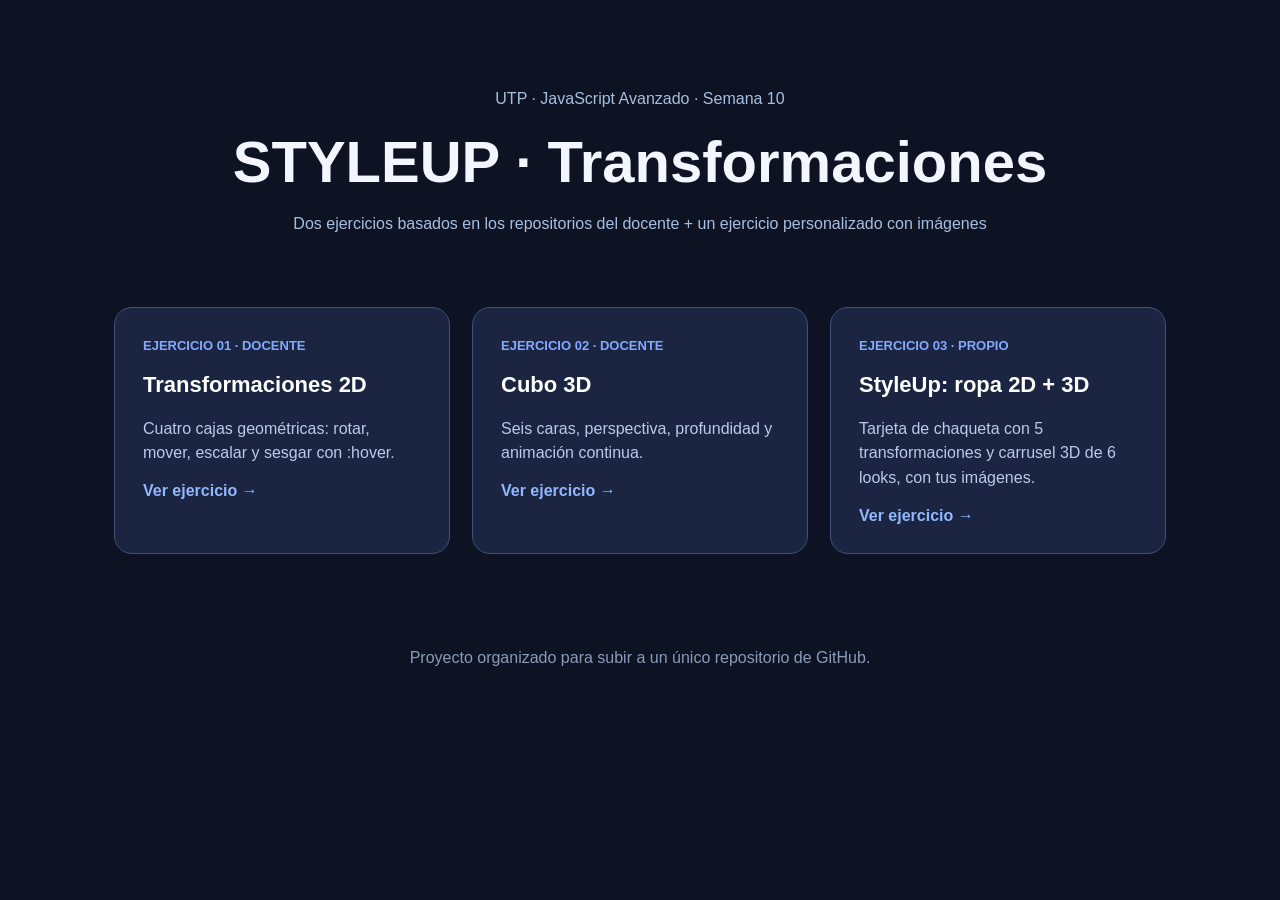
<file: index.html>
<!doctype html>
<html lang="es">
  <head>
    <meta charset="utf-8" />
    <meta name="viewport" content="width=device-width,initial-scale=1" />
    <title>StyleUp | Tarea Semana 10</title>
    <style>
      * {
        box-sizing: border-box;
      }
      body {
        font-family: Arial, sans-serif;
        background: #0e1324;
        color: #f4f6ff;
        margin: 0;
      }
      header {
        text-align: center;
        padding: 70px 20px 30px;
      }
      h1 {
        font-size: clamp(32px, 5vw, 58px);
        margin: 0;
      }
      header p {
        color: #a9bedf;
        line-height: 1.6;
      }
      .cards {
        display: grid;
        grid-template-columns: repeat(auto-fit, minmax(240px, 1fr));
        gap: 22px;
        max-width: 1100px;
        margin: 25px auto 75px;
        padding: 0 24px;
      }
      .card {
        background: #1b2541;
        color: white;
        padding: 28px;
        border: 1px solid #40517b;
        border-radius: 18px;
        text-decoration: none;
        transition:
          transform 0.2s,
          border 0.2s;
      }
      .card:hover {
        transform: translateY(-8px);
        border-color: #85aeff;
      }
      .card .num {
        font-weight: bold;
        color: #83aaff;
        font-size: 13px;
      }
      h2 {
        font-size: 22px;
      }
      .card p {
        line-height: 1.55;
        color: #bbcae7;
      }
      .card strong {
        color: #91b7ff;
      }
      footer {
        text-align: center;
        padding: 20px;
        color: #8c9bb9;
      }
    </style>
  </head>
  <body>
    <header>
      <p>UTP · JavaScript Avanzado · Semana 10</p>
      <h1>STYLEUP · Transformaciones</h1>
      <p>
        Dos ejercicios basados en los repositorios del docente + un ejercicio
        personalizado con imágenes
      </p>
    </header>
    <main class="cards">
      <a class="card" href="01-ejemplo-docente-2d/index2d.html"
        ><span class="num">EJERCICIO 01 · DOCENTE</span>
        <h2>Transformaciones 2D</h2>
        <p>
          Cuatro cajas geométricas: rotar, mover, escalar y sesgar con :hover.
        </p>
        <strong>Ver ejercicio →</strong></a
      ><a class="card" href="02-ejemplo-docente-3d/index3d.html"
        ><span class="num">EJERCICIO 02 · DOCENTE</span>
        <h2>Cubo 3D</h2>
        <p>Seis caras, perspectiva, profundidad y animación continua.</p>
        <strong>Ver ejercicio →</strong></a
      ><a class="card" href="03-proyecto-propio-styleup/index.html"
        ><span class="num">EJERCICIO 03 · PROPIO</span>
        <h2>StyleUp: ropa 2D + 3D</h2>
        <p>
          Tarjeta de chaqueta con 5 transformaciones y carrusel 3D de 6 looks,
          con tus imágenes.
        </p>
        <strong>Ver ejercicio →</strong></a
      >
    </main>
    <footer>
      Proyecto organizado para subir a un único repositorio de GitHub.
    </footer>
  </body>
</html>
</file>
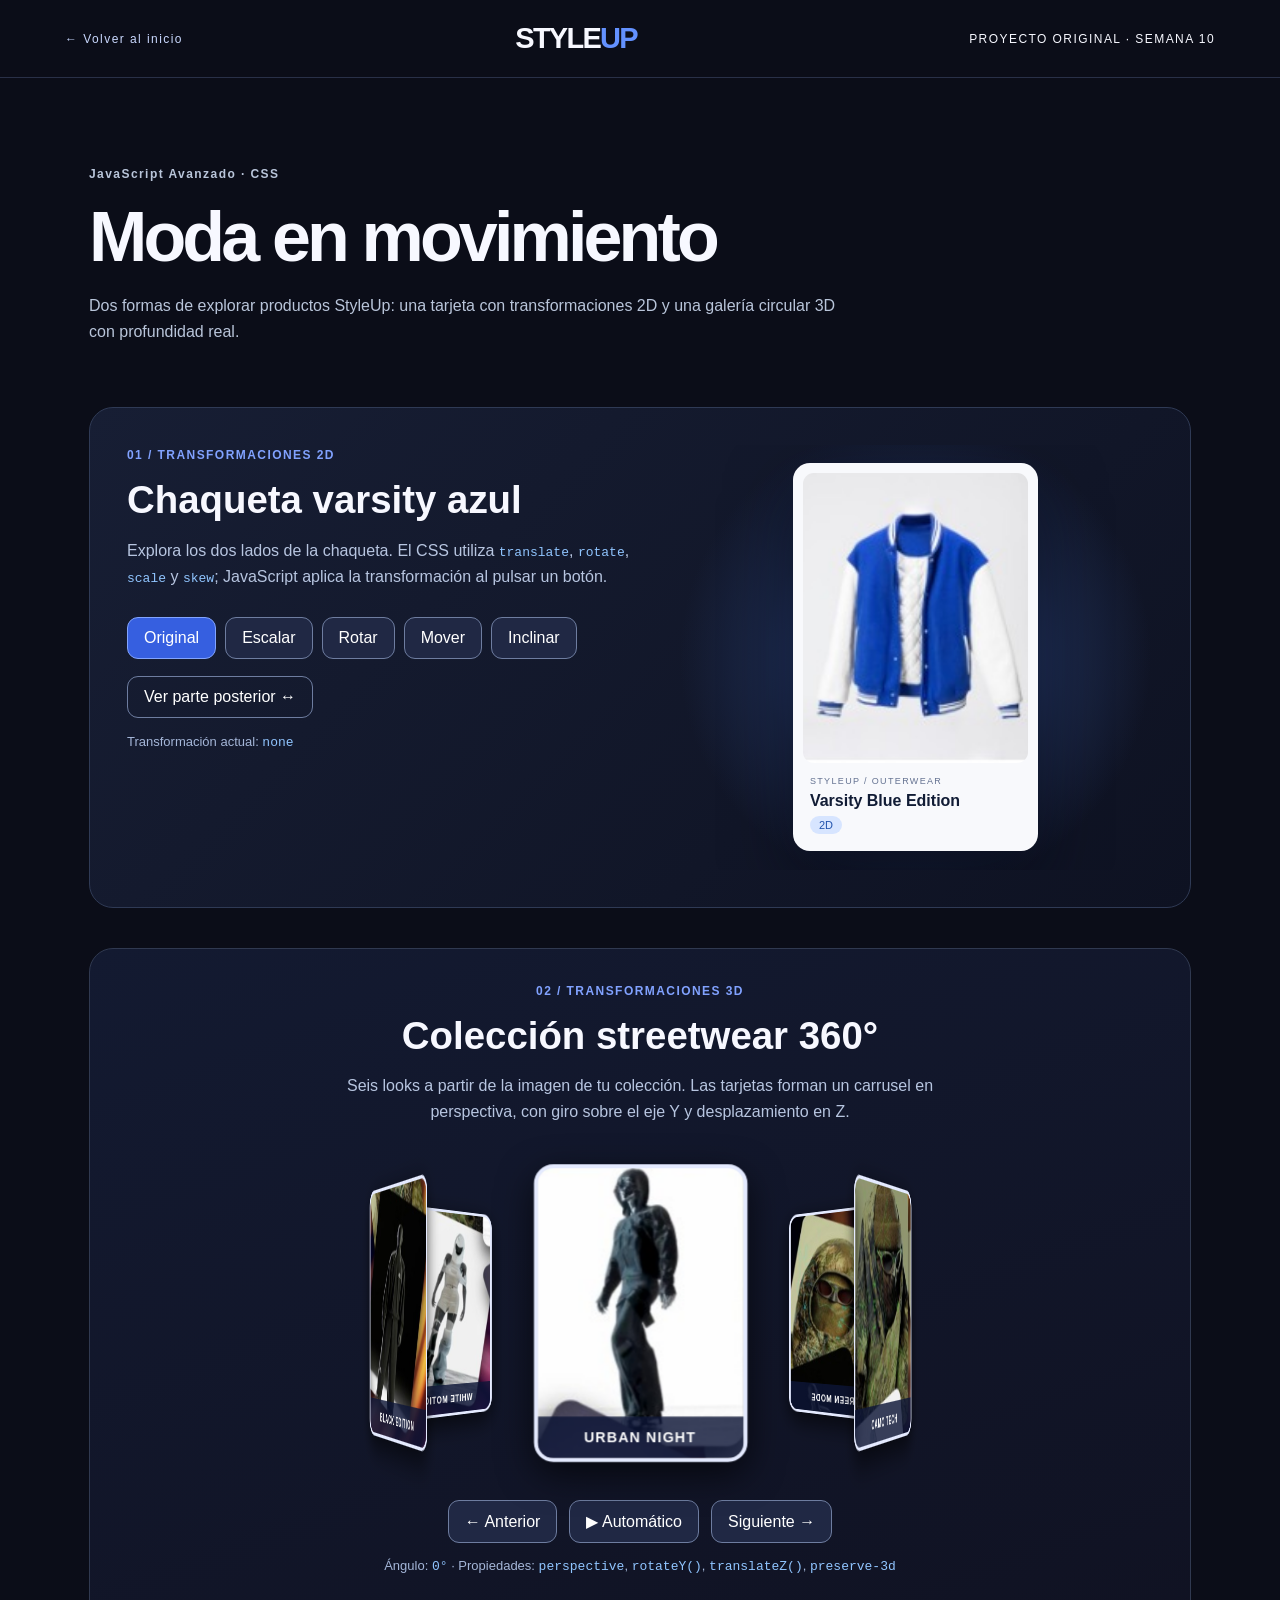
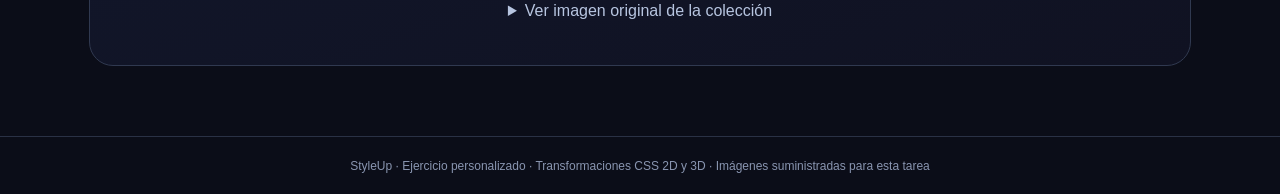
<file: 03-proyecto-propio-styleup/index.html>
<!doctype html>
<html lang="es">
  <head>
    <meta charset="utf-8" />
    <meta name="viewport" content="width=device-width,initial-scale=1" />
    <title>StyleUp | Proyecto propio 2D + 3D</title>
    <link rel="stylesheet" href="styles.css" />
  </head>
  <body>
    <header class="header">
      <a href="../index.html">← Volver al inicio</a>
      <div class="logo">STYLE<span>UP</span></div>
      <span>PROYECTO ORIGINAL · SEMANA 10</span>
    </header>
    <main>
      <section class="intro">
        <p class="eyebrow">JavaScript Avanzado · CSS</p>
        <h1>Moda en movimiento</h1>
        <p>
          Dos formas de explorar productos StyleUp: una tarjeta con
          transformaciones 2D y una galería circular 3D con profundidad real.
        </p>
      </section>
      <section class="panel" aria-labelledby="heading2d">
        <div class="info">
          <span class="tag">01 / TRANSFORMACIONES 2D</span>
          <h2 id="heading2d">Chaqueta varsity azul</h2>
          <p>
            Explora los dos lados de la chaqueta. El CSS utiliza
            <code>translate</code>, <code>rotate</code>, <code>scale</code> y
            <code>skew</code>; JavaScript aplica la transformación al pulsar un
            botón.
          </p>
          <div class="buttons" id="effects">
            <button data-transform="none" class="selected">Original</button
            ><button data-transform="scale(1.12)">Escalar</button
            ><button data-transform="rotate(-8deg)">Rotar</button
            ><button data-transform="translateX(25px)">Mover</button
            ><button data-transform="skew(-8deg)">Inclinar</button>
          </div>
          <button class="secondary" id="flipJacket">
            Ver parte posterior ↔
          </button>
          <p class="readout">
            Transformación actual: <code id="activeTransform">none</code>
          </p>
        </div>
        <div class="product-stage">
          <article class="product" id="product">
            <div class="image-holder">
              <img
                id="jacketImg"
                src="imagenes/chaqueta-frente.jpg"
                alt="Chaqueta azul y blanca, vista frontal"
              />
            </div>
            <div class="product-caption">
              <span>STYLEUP / OUTERWEAR</span
              ><strong>Varsity Blue Edition</strong><span class="pill">2D</span>
            </div>
          </article>
        </div>
      </section>
      <section class="gallery-section" aria-labelledby="heading3d">
        <div class="gallery-head">
          <span class="tag">02 / TRANSFORMACIONES 3D</span>
          <h2 id="heading3d">Colección streetwear 360°</h2>
          <p>
            Seis looks a partir de la imagen de tu colección. Las tarjetas
            forman un carrusel en perspectiva, con giro sobre el eje Y y
            desplazamiento en Z.
          </p>
        </div>
        <div class="scene">
          <div class="carousel" id="carousel">
            <div class="face">
              <img
                src="imagenes/look-urbano.jpg"
                alt="Conjunto urbano negro"
              /><span>URBAN NIGHT</span>
            </div>
            <div class="face">
              <img
                src="imagenes/look-camuflaje.jpg"
                alt="Look de camuflaje verde"
              /><span>CAMO TECH</span>
            </div>
            <div class="face">
              <img
                src="imagenes/look-verde.jpg"
                alt="Prenda verde con capucha"
              /><span>GREEN MODE</span>
            </div>
            <div class="face">
              <img
                src="imagenes/look-violeta.jpg"
                alt="Look violeta urbano"
              /><span>PURPLE WAVE</span>
            </div>
            <div class="face">
              <img
                src="imagenes/look-blanco.jpg"
                alt="Look deportivo blanco"
              /><span>WHITE MOTION</span>
            </div>
            <div class="face">
              <img
                src="imagenes/look-negro.jpg"
                alt="Look oscuro urbano"
              /><span>BLACK EDITION</span>
            </div>
          </div>
        </div>
        <div class="gallery-actions">
          <button id="prev">← Anterior</button
          ><button id="play" aria-pressed="false">▶ Automático</button
          ><button id="next">Siguiente →</button>
        </div>
        <p class="readout">
          Ángulo: <code id="angle">0°</code> · Propiedades:
          <code>perspective</code>, <code>rotateY()</code>,
          <code>translateZ()</code>, <code>preserve-3d</code>
        </p>
        <details>
          <summary>Ver imagen original de la colección</summary>
          <img
            class="original"
            src="imagenes/coleccion-original.jpg"
            alt="Collage original de la colección aportado para el ejercicio"
          />
        </details>
      </section>
    </main>
    <footer>
      StyleUp · Ejercicio personalizado · Transformaciones CSS 2D y 3D ·
      Imágenes suministradas para esta tarea
    </footer>
    <script src="script.js"></script>
  </body>
</html>
</file>
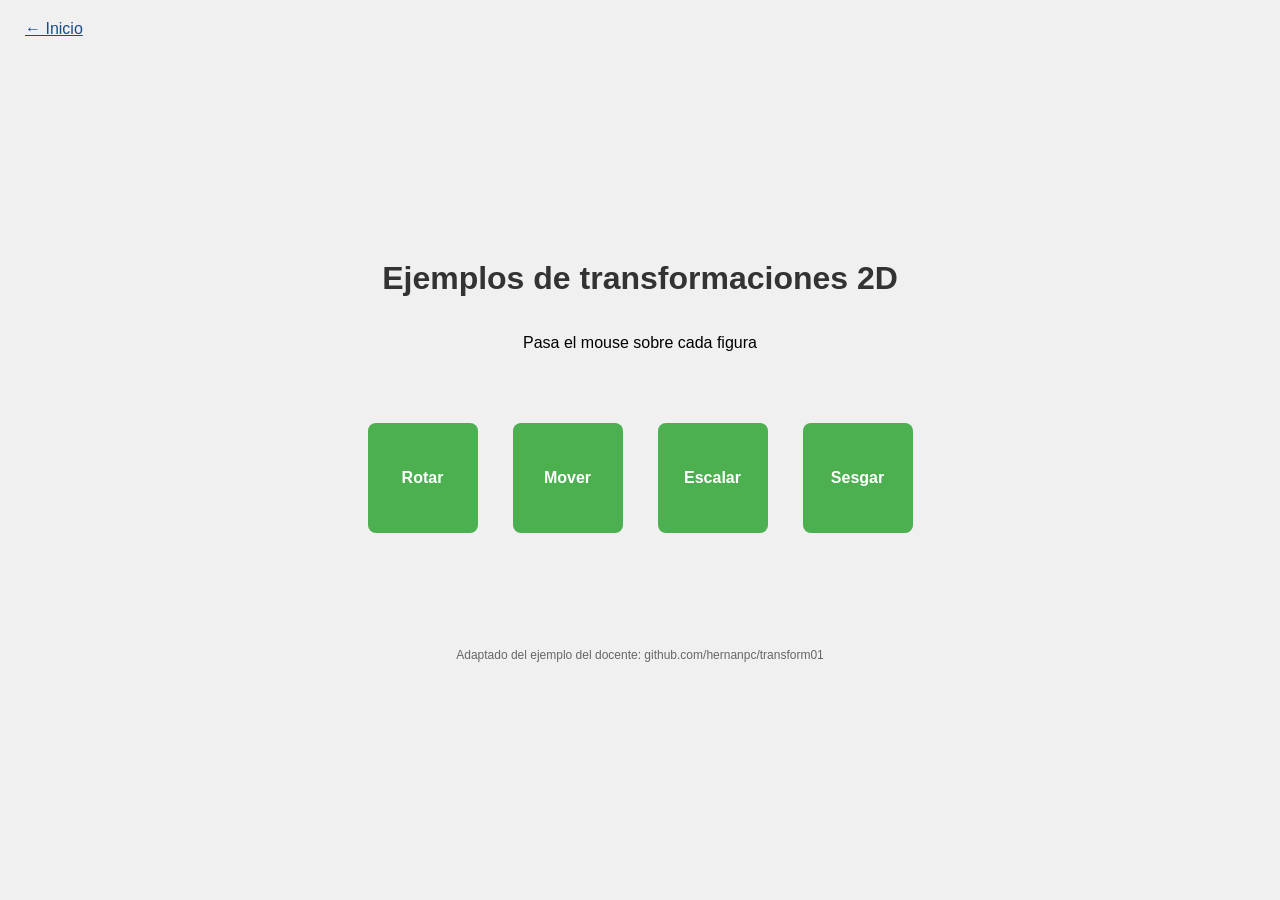
<file: 01-ejemplo-docente-2d/index2d.html>
<!doctype html>
<html lang="es">
  <head>
    <meta charset="UTF-8" />
    <meta name="viewport" content="width=device-width, initial-scale=1" />
    <title>Transformaciones 2D con CSS</title>
    <link rel="stylesheet" href="styles2d.css" />
  </head>
  <body>
    <a class="volver" href="../index.html">← Inicio</a>
    <h1>Ejemplos de transformaciones 2D</h1>
    <p>Pasa el mouse sobre cada figura</p>
    <div class="container">
      <div class="box">Rotar</div>
      <div class="box">Mover</div>
      <div class="box">Escalar</div>
      <div class="box">Sesgar</div>
    </div>
    <footer>
      Adaptado del ejemplo del docente: github.com/hernanpc/transform01
    </footer>
  </body>
</html>
</file>
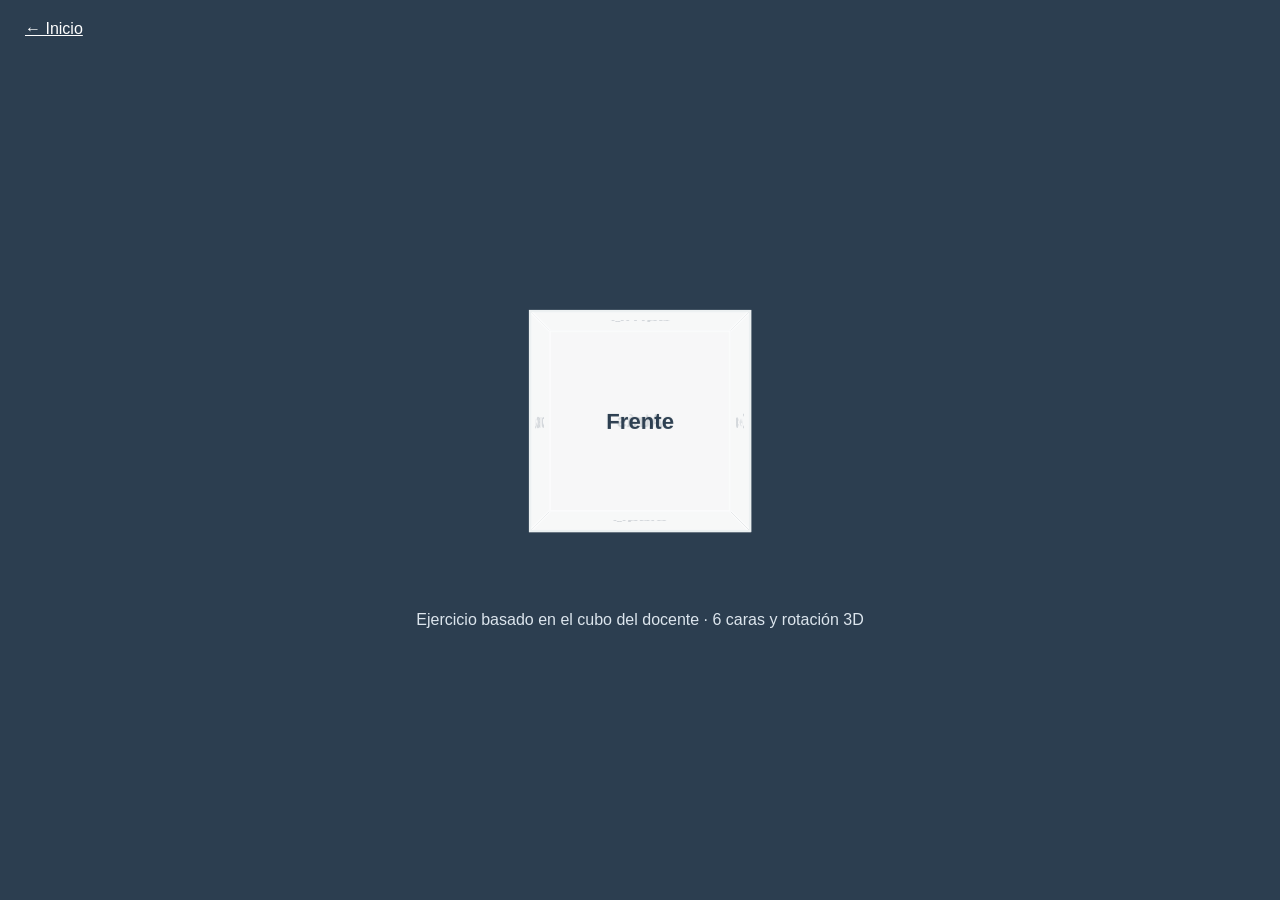
<file: 02-ejemplo-docente-3d/index3d.html>
<!doctype html>
<html lang="es">
  <head>
    <meta charset="UTF-8" />
    <meta name="viewport" content="width=device-width, initial-scale=1" />
    <title>Transformaciones 3D con CSS</title>
    <link rel="stylesheet" href="styles3d.css" />
  </head>
  <body>
    <a class="volver" href="../index.html">← Inicio</a>
    <div class="contenedor">
      <div class="cubo">
        <div class="cara frente">Frente</div>
        <div class="cara atras">Atrás</div>
        <div class="cara izquierda">Izquierda</div>
        <div class="cara derecha">Derecha</div>
        <div class="cara arriba">Arriba</div>
        <div class="cara abajo">Abajo</div>
      </div>
    </div>
    <p class="nota">
      Ejercicio basado en el cubo del docente · 6 caras y rotación 3D
    </p>
  </body>
</html>
</file>
<file: 03-proyecto-propio-styleup/styles.css>
* {
  box-sizing: border-box;
}
body {
  margin: 0;
  background: #0b0d18;
  color: #f7f8ff;
  font-family: Arial, Helvetica, sans-serif;
}
a {
  color: #cad9ff;
  text-decoration: none;
}
button {
  cursor: pointer;
  font: inherit;
  border: 1px solid #6e7da0;
  background: #202844;
  color: white;
  padding: 11px 16px;
  border-radius: 11px;
  transition:
    background 0.2s,
    transform 0.2s;
}
button:hover {
  background: #3455a7;
  transform: translateY(-2px);
}
button.selected {
  background: #365fe0;
  border-color: #82a4ff;
}
.header {
  display: flex;
  align-items: center;
  justify-content: space-between;
  gap: 15px;
  padding: 22px max(24px, calc((100vw - 1150px) / 2));
  border-bottom: 1px solid #293047;
  flex-wrap: wrap;
  font-size: 12px;
  letter-spacing: 0.12em;
}
.logo {
  font-size: 29px;
  letter-spacing: -0.06em;
  font-weight: 900;
}
.logo span {
  color: #6391ff;
}
main {
  max-width: 1150px;
  padding: 30px 24px 70px;
  margin: auto;
}
.intro {
  padding: 45px 0;
}
.intro h1 {
  font-size: clamp(38px, 6vw, 70px);
  letter-spacing: -0.055em;
  margin: 8px 0;
}
.intro p {
  color: #b9c5da;
  max-width: 760px;
  line-height: 1.65;
}
.eyebrow,
.tag {
  color: #81a2ff;
  font-size: 12px;
  letter-spacing: 0.12em;
  font-weight: bold;
}
h2 {
  font-size: clamp(26px, 3vw, 39px);
  margin: 15px 0;
}
.panel {
  border: 1px solid #2f3a55;
  background: linear-gradient(135deg, #171e34, #0e1222);
  border-radius: 24px;
  display: grid;
  grid-template-columns: 1.1fr 1fr;
  gap: 28px;
  padding: 37px;
  margin-bottom: 40px;
}
.info p,
.gallery-head p {
  line-height: 1.65;
  color: #b7c5e0;
}
.buttons {
  display: flex;
  gap: 9px;
  flex-wrap: wrap;
  margin: 27px 0 17px;
}
.secondary {
  background: transparent;
}
.readout {
  font-size: 13px;
  color: #a4b6d8 !important;
  line-height: 1.6;
}
.readout code,
.info p code {
  color: #90c5ff;
}
.product-stage {
  min-height: 425px;
  display: grid;
  place-items: center;
  background: radial-gradient(circle, #33529b 0, #1a2645 48%, transparent 74%);
  border-radius: 20px;
  overflow: hidden;
}
.product {
  width: 245px;
  max-width: 75%;
  padding: 10px;
  background: #f8f9fc;
  color: #111c35;
  border-radius: 17px;
  box-shadow: 0 25px 65px #05091599;
  transition: transform 0.6s cubic-bezier(0.2, 0.75, 0.2, 1);
}
.image-holder {
  height: 290px;
  overflow: hidden;
  border-radius: 11px;
  background: #ddd;
}
.image-holder img {
  width: 100%;
  height: 100%;
  object-fit: cover;
}
.product-caption {
  padding: 13px 7px 7px;
  display: grid;
  gap: 6px;
}
.product-caption span:first-child {
  font-size: 9px;
  letter-spacing: 0.15em;
  color: #647291;
}
.product-caption strong {
  font-size: 16px;
}
.pill {
  justify-self: start;
  padding: 3px 9px;
  border-radius: 15px;
  background: #d7e5ff;
  color: #2253ad;
  font-size: 11px;
}
.gallery-section {
  border: 1px solid #303950;
  background: linear-gradient(160deg, #131a31, #101222);
  border-radius: 24px;
  padding: 32px 22px 45px;
  text-align: center;
  overflow: hidden;
}
.gallery-head p {
  max-width: 660px;
  margin: 0 auto;
}
.scene {
  height: 375px;
  width: 100%;
  perspective: 1100px;
  display: grid;
  place-items: center;
  overflow: visible;
}
.carousel {
  position: relative;
  width: 165px;
  height: 230px;
  transform-style: preserve-3d;
  transition: transform 0.8s cubic-bezier(0.25, 0.65, 0.2, 1);
  transform: rotateY(0deg);
}
.face {
  position: absolute;
  inset: 0;
  border: 3px solid #e4eaff;
  border-radius: 15px;
  overflow: hidden;
  backface-visibility: visible;
  background: #e8ecf4;
  box-shadow: 0 9px 28px #000a;
}
.face img {
  width: 100%;
  height: 100%;
  object-fit: cover;
}
.face span {
  position: absolute;
  bottom: 0;
  left: 0;
  right: 0;
  background: #0d1637cf;
  color: white;
  font-size: 11px;
  font-weight: bold;
  padding: 10px 3px;
  letter-spacing: 0.08em;
}
.face:nth-child(1) {
  transform: rotateY(0deg) translateZ(250px);
}
.face:nth-child(2) {
  transform: rotateY(60deg) translateZ(250px);
}
.face:nth-child(3) {
  transform: rotateY(120deg) translateZ(250px);
}
.face:nth-child(4) {
  transform: rotateY(180deg) translateZ(250px);
}
.face:nth-child(5) {
  transform: rotateY(240deg) translateZ(250px);
}
.face:nth-child(6) {
  transform: rotateY(300deg) translateZ(250px);
}
.gallery-actions {
  display: flex;
  justify-content: center;
  gap: 12px;
  flex-wrap: wrap;
}
details {
  margin: 24px auto 0;
  max-width: 700px;
  color: #b7c5e0;
}
summary {
  cursor: pointer;
}
.original {
  width: 100%;
  height: auto;
  margin-top: 18px;
  border-radius: 13px;
}
footer {
  text-align: center;
  padding: 22px;
  color: #8995b0;
  border-top: 1px solid #2a3145;
  font-size: 12px;
}
@media (max-width: 760px) {
  .panel {
    grid-template-columns: 1fr;
    padding: 22px;
  }
  .product-stage {
    min-height: 365px;
  }
  .scene {
    height: 305px;
    perspective: 850px;
  }
  .carousel {
    width: 112px;
    height: 162px;
  }
  .face:nth-child(1) {
    transform: rotateY(0deg) translateZ(175px);
  }
  .face:nth-child(2) {
    transform: rotateY(60deg) translateZ(175px);
  }
  .face:nth-child(3) {
    transform: rotateY(120deg) translateZ(175px);
  }
  .face:nth-child(4) {
    transform: rotateY(180deg) translateZ(175px);
  }
  .face:nth-child(5) {
    transform: rotateY(240deg) translateZ(175px);
  }
  .face:nth-child(6) {
    transform: rotateY(300deg) translateZ(175px);
  }
}
@media (prefers-reduced-motion: reduce) {
  .product,
  .carousel {
    transition: none;
  }
}
</file>
<file: 01-ejemplo-docente-2d/styles2d.css>
* {
  box-sizing: border-box;
}
body {
  font-family: Arial, sans-serif;
  display: flex;
  justify-content: center;
  align-items: center;
  min-height: 100vh;
  background: #f0f0f0;
  flex-direction: column;
  margin: 0;
  padding: 20px;
}
h1 {
  text-align: center;
  color: #333;
}
.container {
  display: flex;
  gap: 35px;
  flex-wrap: wrap;
  justify-content: center;
  margin: 55px 0;
}
.box {
  width: 110px;
  height: 110px;
  background: #4caf50;
  color: #fff;
  display: flex;
  align-items: center;
  justify-content: center;
  font-weight: bold;
  transition: transform 0.5s;
  border-radius: 8px;
  cursor: pointer;
}
.box:nth-child(1):hover {
  transform: rotate(45deg);
}
.box:nth-child(2):hover {
  transform: translateX(28px);
}
.box:nth-child(3):hover {
  transform: scale(1.35);
}
.box:nth-child(4):hover {
  transform: skew(10deg, 10deg);
}
.volver {
  position: absolute;
  top: 20px;
  left: 25px;
  color: #194d87;
}
footer {
  font-size: 12px;
  color: #666;
  margin-top: 60px;
  text-align: center;
}
</file>
<file: 02-ejemplo-docente-3d/styles3d.css>
* {
  box-sizing: border-box;
}
body {
  margin: 0;
  display: flex;
  flex-direction: column;
  justify-content: center;
  align-items: center;
  min-height: 100vh;
  background: #2c3e50;
  color: white;
  font-family: Arial, sans-serif;
  overflow: hidden;
}
.contenedor {
  perspective: 1000px;
  margin: 70px;
}
.cubo {
  position: relative;
  width: 200px;
  height: 200px;
  transform-style: preserve-3d;
  animation: rotar 6s infinite linear;
}
.cara {
  position: absolute;
  width: 200px;
  height: 200px;
  background: rgba(255, 255, 255, 0.8);
  border: 2px solid #ecf0f1;
  display: flex;
  justify-content: center;
  align-items: center;
  font-size: 20px;
  font-weight: bold;
  color: #2c3e50;
  backface-visibility: visible;
}
.frente {
  transform: translateZ(100px);
}
.atras {
  transform: rotateY(180deg) translateZ(100px);
}
.izquierda {
  transform: rotateY(-90deg) translateZ(100px);
}
.derecha {
  transform: rotateY(90deg) translateZ(100px);
}
.arriba {
  transform: rotateX(90deg) translateZ(100px);
}
.abajo {
  transform: rotateX(-90deg) translateZ(100px);
}
@keyframes rotar {
  from {
    transform: rotateX(-30deg) rotateY(-30deg);
  }
  to {
    transform: rotateX(-30deg) rotateY(330deg);
  }
}
.volver {
  position: absolute;
  top: 20px;
  left: 25px;
  color: #fff;
}
.nota {
  margin: 20px;
  color: #dce5ed;
  text-align: center;
}
</file>
